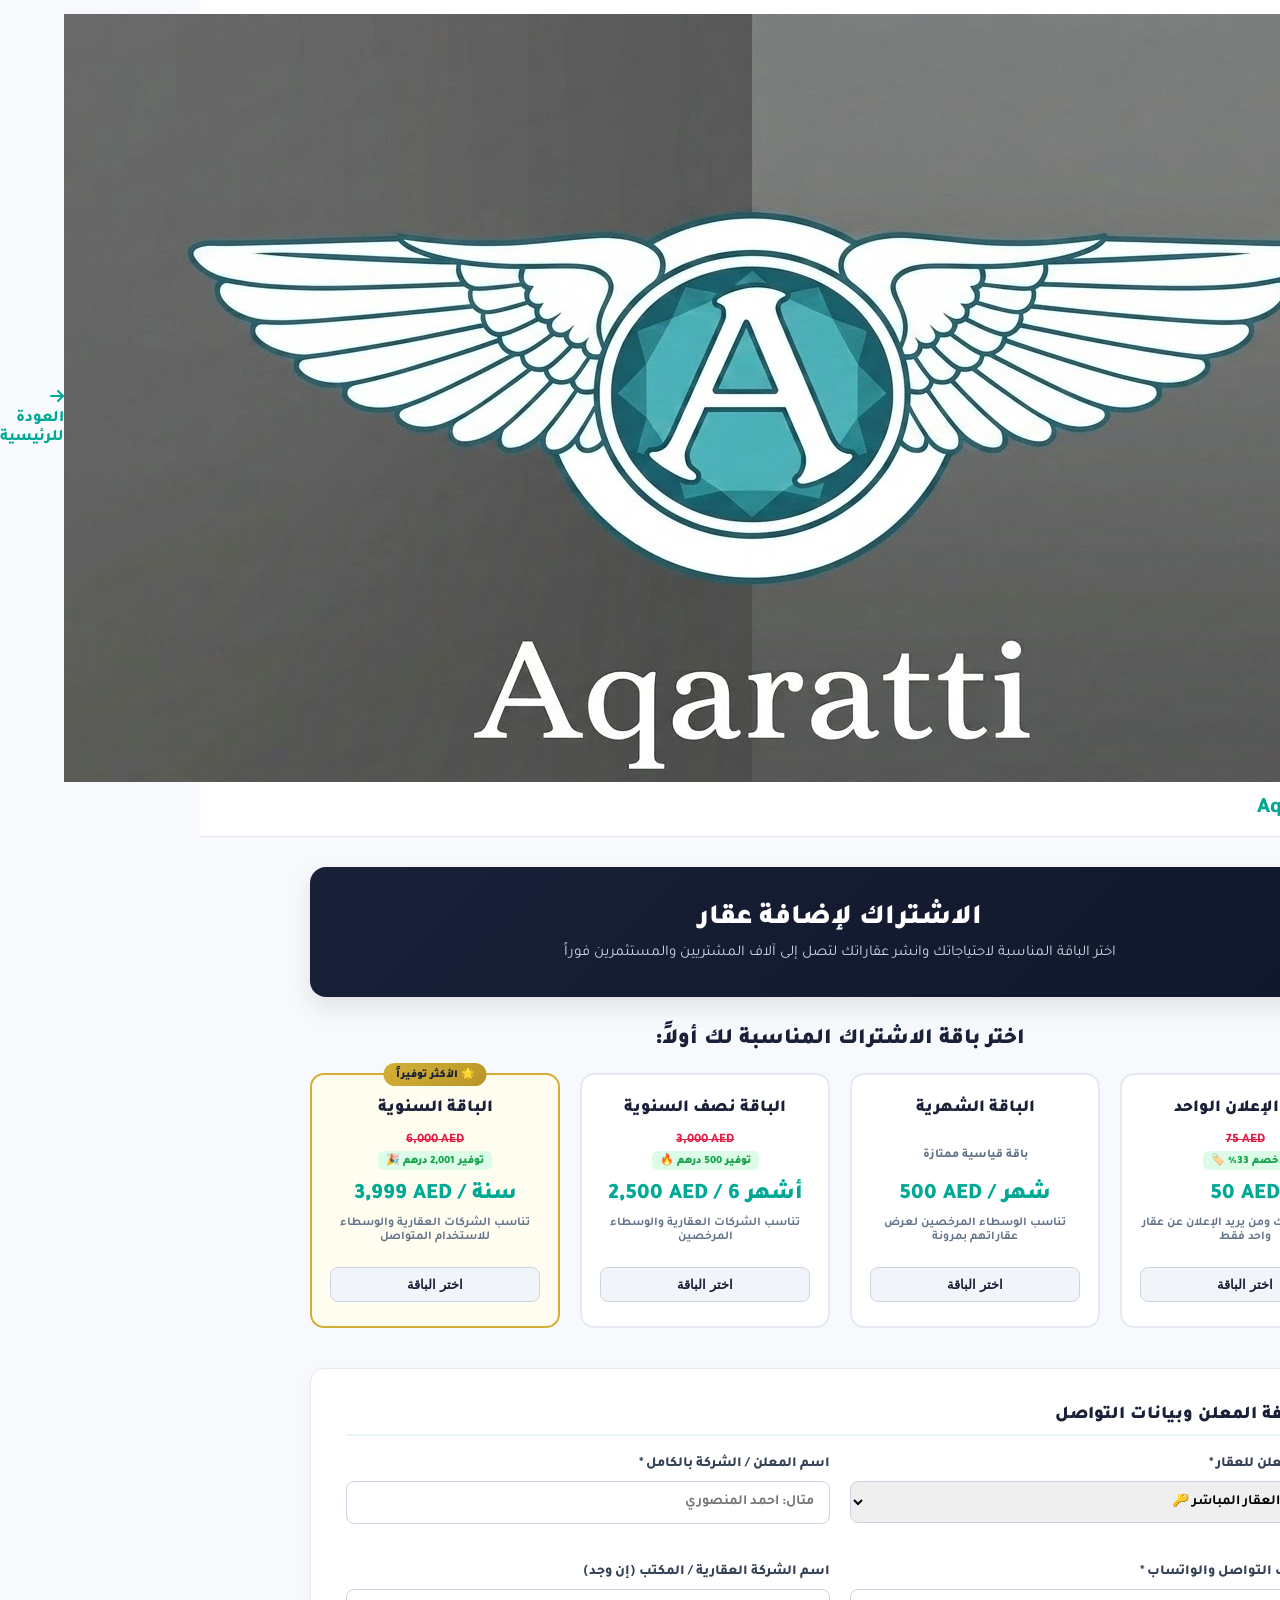
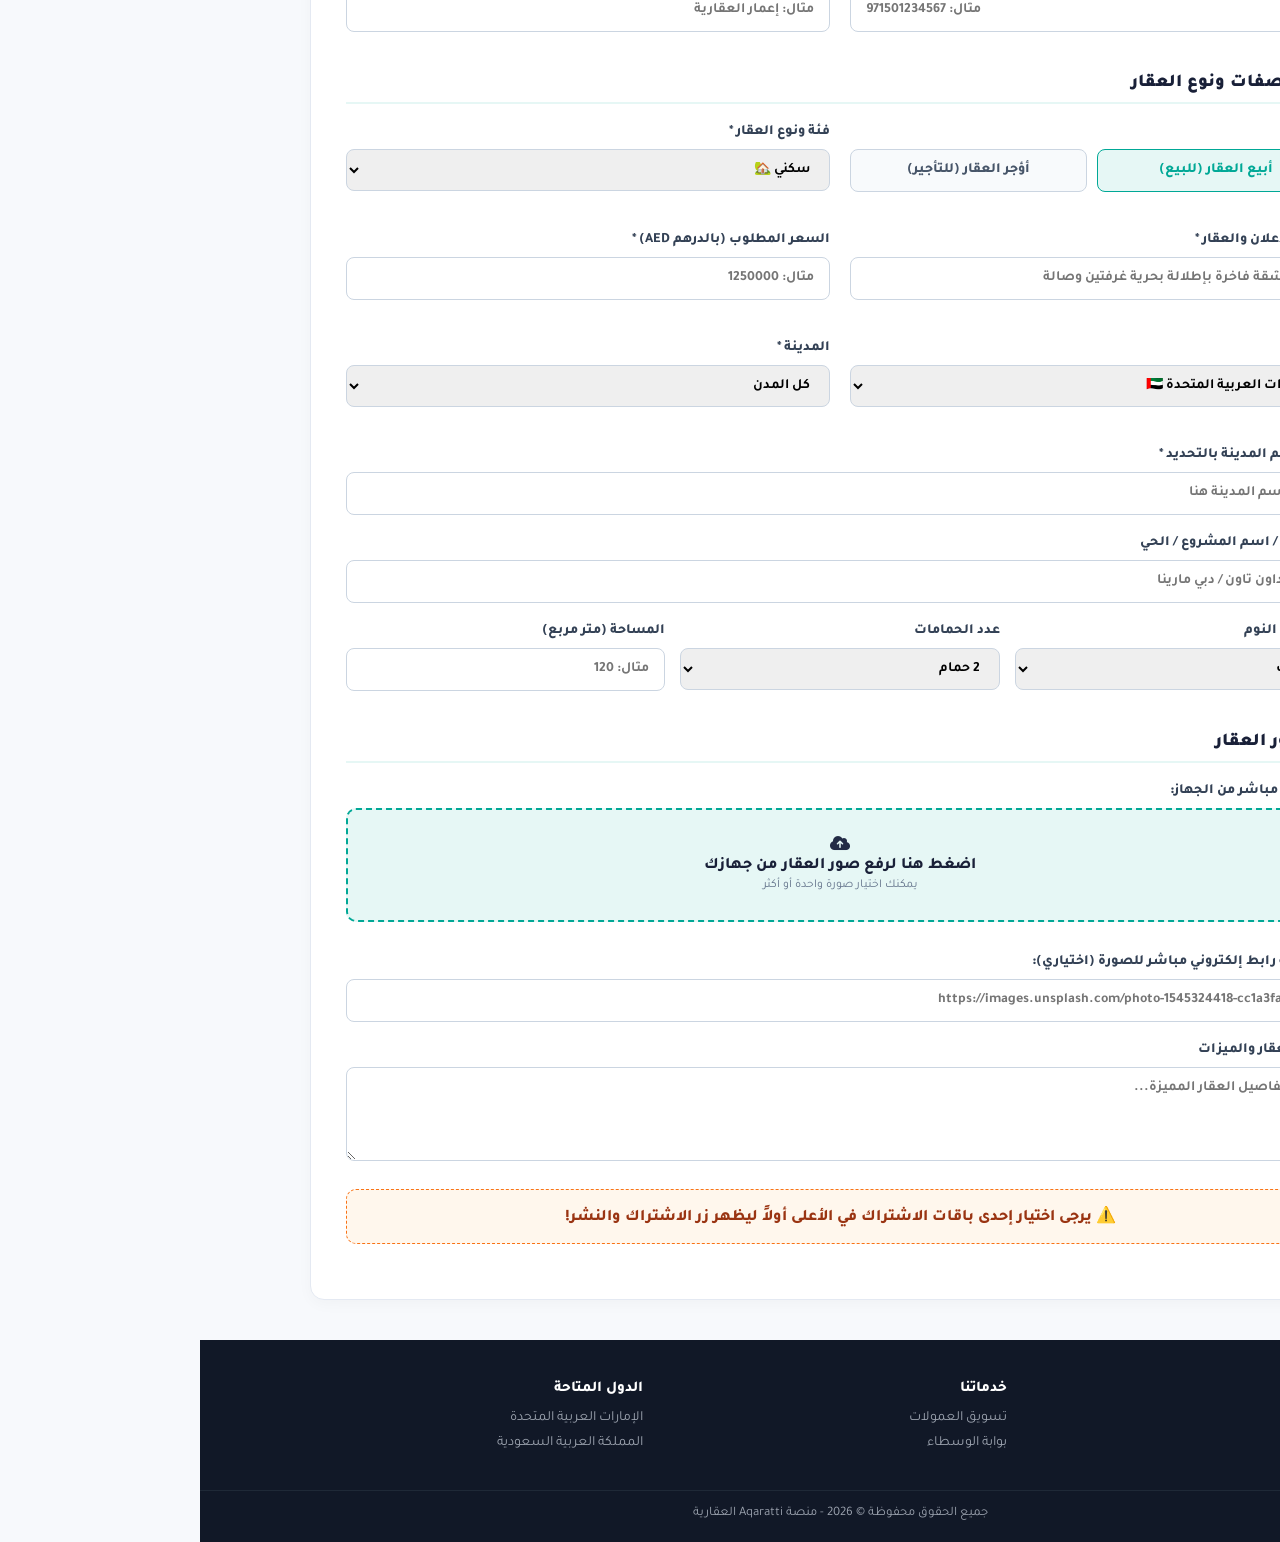
<file: add-property.html>
<!DOCTYPE html>
<html lang="ar" dir="rtl">
<head>
  <meta charset="UTF-8">
  <meta name="viewport" content="width=device-width, initial-scale=1.0">
  <title>الاشتراك لإضافة عقار | Aqaratti</title>

  <link rel="stylesheet" href="https://cdnjs.cloudflare.com/ajax/libs/font-awesome/6.4.0/css/all.min.css">
  <link href="https://fonts.googleapis.com/css2?family=Tajawal:wght@400;500;700;800;900&display=swap" rel="stylesheet">

  <style>
    :root {
      --primary-turquoise: #00a896;
      --primary-turquoise-hover: #008072;
      --turquoise-light: #e6f7f5;
      --accent-gold: #d4af37;
      --gold-bg-light: #fffdf0;
      --dubizzle-navy: #192038;
      --dubizzle-bg: #f7f9fc;
      --dubizzle-border: #e4e9f2;
      --text-dark: #222b45;
      --text-muted: #64748b;
      --discount-red: #e11d48;
      --savings-green: #16a34a;
    }

    * { box-sizing: border-box; margin: 0; padding: 0; }
    body { font-family: 'Tajawal', sans-serif; background-color: var(--dubizzle-bg); color: var(--text-dark); }

    .navbar {
      background: #ffffff;
      padding: 14px 40px;
      border-bottom: 1px solid var(--dubizzle-border);
      display: flex;
      justify-content: space-between;
      align-items: center;
      position: sticky;
      top: 0;
      z-index: 100;
    }

    .brand-logo { font-size: 22px; font-weight: 900; color: var(--primary-turquoise); text-decoration: none; }

    .main-container { max-width: 1100px; margin: 30px auto; padding: 0 20px; }

    .hero-banner {
      background: linear-gradient(135deg, var(--dubizzle-navy), #0f172a);
      color: white;
      padding: 35px 30px;
      border-radius: 16px;
      margin-bottom: 30px;
      text-align: center;
      box-shadow: 0 10px 25px rgba(0,0,0,0.1);
    }

    .hero-banner h1 { font-size: 28px; font-weight: 900; margin-bottom: 8px; }
    .hero-banner p { font-size: 15px; color: #cbd5e1; }

    .pricing-section-title {
      text-align: center;
      font-size: 22px;
      font-weight: 900;
      color: var(--dubizzle-navy);
      margin-bottom: 20px;
    }

    .pricing-grid {
      display: grid;
      grid-template-columns: repeat(auto-fit, minmax(230px, 1fr));
      gap: 20px;
      margin-bottom: 40px;
    }

    .pricing-card {
      background: #ffffff;
      border: 2px solid var(--dubizzle-border);
      border-radius: 14px;
      padding: 24px 18px;
      text-align: center;
      position: relative;
      transition: all 0.3s ease;
      cursor: pointer;
      display: flex;
      flex-direction: column;
      justify-content: space-between;
    }

    .pricing-card.selected {
      border-color: var(--primary-turquoise);
      background-color: var(--turquoise-light);
      box-shadow: 0 8px 20px rgba(0, 168, 150, 0.15);
    }

    .pricing-card.best-value {
      border-color: var(--accent-gold);
      background: var(--gold-bg-light);
    }

    .badge-best {
      position: absolute;
      top: -12px;
      right: 50%;
      transform: translateX(50%);
      background: linear-gradient(135deg, #d4af37, #b89528);
      color: #192038;
      padding: 4px 12px;
      border-radius: 20px;
      font-size: 11px;
      font-weight: 900;
      white-space: nowrap;
    }

    .plan-name { font-size: 17px; font-weight: 900; color: var(--dubizzle-navy); margin-bottom: 8px; }
    
    .price-details-wrapper { min-height: 55px; display: flex; flex-direction: column; justify-content: center; align-items: center; }

    .old-price-box {
      font-size: 13px;
      color: var(--discount-red);
      text-decoration: line-through;
      font-weight: 800;
      margin-bottom: 2px;
      direction: ltr;
    }

    .save-badge {
      display: inline-block;
      background: #dcfce7;
      color: var(--savings-green);
      font-size: 11px;
      font-weight: 900;
      padding: 2px 8px;
      border-radius: 6px;
      margin-bottom: 6px;
    }

    .plan-price { 
      font-size: 22px; 
      font-weight: 900; 
      color: var(--primary-turquoise); 
      margin-bottom: 8px; 
      direction: ltr; 
      display: inline-block; 
    }

    .plan-target { font-size: 12px; font-weight: 700; color: var(--text-muted); min-height: 36px; margin-bottom: 15px; }

    .btn-select-plan {
      width: 100%;
      background: #f1f5f9;
      color: var(--dubizzle-navy);
      border: 1px solid #cbd5e1;
      padding: 9px;
      border-radius: 8px;
      font-weight: 800;
      font-size: 13px;
      cursor: pointer;
    }

    .pricing-card.selected .btn-select-plan {
      background: var(--primary-turquoise);
      color: white;
      border-color: var(--primary-turquoise);
    }

    .form-card {
      background: #ffffff;
      border-radius: 14px;
      border: 1px solid var(--dubizzle-border);
      padding: 35px;
      box-shadow: 0 4px 15px rgba(0,0,0,0.03);
      margin-bottom: 40px;
    }

    .form-section-title {
      font-size: 18px;
      font-weight: 900;
      color: var(--dubizzle-navy);
      margin-bottom: 20px;
      padding-bottom: 8px;
      border-bottom: 2px solid var(--turquoise-light);
      display: flex;
      align-items: center;
      gap: 10px;
    }

    .form-section-title i { color: var(--primary-turquoise); }

    .grid-2 { display: grid; grid-template-columns: 1fr 1fr; gap: 20px; margin-bottom: 20px; }
    .grid-3 { display: grid; grid-template-columns: repeat(auto-fit, minmax(180px, 1fr)); gap: 15px; margin-bottom: 20px; }

    @media (max-width: 768px) { .grid-2 { grid-template-columns: 1fr; } }

    .form-group { margin-bottom: 20px; }
    .form-group label { display: block; font-size: 14px; font-weight: 800; margin-bottom: 8px; color: #334155; }
    .form-group input, .form-group select, .form-group textarea {
      width: 100%;
      padding: 12px 15px;
      border: 1px solid #cbd5e1;
      border-radius: 8px;
      font-size: 14px;
      font-family: 'Tajawal', sans-serif;
      font-weight: 700;
      outline: none;
    }

    .type-btn-group { display: flex; gap: 10px; }
    .type-btn {
      flex: 1;
      padding: 12px;
      background: #f8fafc;
      border: 1px solid #cbd5e1;
      border-radius: 8px;
      font-weight: 800;
      font-size: 14px;
      cursor: pointer;
      text-align: center;
      color: #475569;
    }

    .type-btn.active {
      background: var(--turquoise-light);
      border-color: var(--primary-turquoise);
      color: var(--primary-turquoise);
    }

    .file-upload-box {
      border: 2px dashed var(--primary-turquoise);
      background-color: var(--turquoise-light);
      padding: 25px;
      text-align: center;
      border-radius: 10px;
      cursor: pointer;
      margin-bottom: 12px;
    }

    .image-preview-container { display: flex; gap: 10px; flex-wrap: wrap; margin-top: 10px; }
    .image-preview-item { width: 90px; height: 90px; border-radius: 8px; object-fit: cover; border: 1px solid #cbd5e1; }

    .payment-notice-box {
      background: #fff7ed;
      border: 1px dashed #f97316;
      padding: 15px;
      border-radius: 10px;
      text-align: center;
      color: #9a3412;
      font-weight: 800;
      margin-bottom: 20px;
    }

    .btn-submit {
      width: 100%;
      background: var(--primary-turquoise);
      color: white;
      border: none;
      padding: 16px;
      border-radius: 10px;
      font-size: 18px;
      font-weight: 900;
      cursor: pointer;
      transition: background 0.3s ease;
    }

    .btn-submit:hover {
      background: var(--primary-turquoise-hover);
    }

    footer {
      background: #111827;
      color: #9ca3af;
      padding: 40px 0 20px 0;
      font-size: 14px;
    }

    .footer-grid {
      max-width: 1100px;
      margin: 0 auto;
      display: grid;
      grid-template-columns: repeat(auto-fit, minmax(200px, 1fr));
      gap: 30px;
      padding: 0 20px;
      margin-bottom: 30px;
    }

    .footer-col h4 { color: #ffffff; font-size: 15px; margin-bottom: 12px; font-weight: 800; }
    .footer-col ul { list-style: none; }
    .footer-col ul li { margin-bottom: 8px; }
    .footer-col ul li a { color: #9ca3af; text-decoration: none; }
  </style>
</head>
<body>

    <nav class="navbar">
    <a href="index.html" class="brand-logo"><img src="icons/logo.jpeg" alt="عقاراتي" class="site-logo"> عقاراتي │ Aqaratti</a>
    <a href="index.html" style="text-decoration:none; font-weight:800; color:var(--primary-turquoise);"><i class="fas fa-arrow-right"></i> العودة للرئيسية</a>
  </nav>

  <div class="main-container">
    
    <div class="hero-banner">
      <h1>الاشتراك لإضافة عقار</h1>
      <p>اختر الباقة المناسبة لاحتياجاتك وانشر عقاراتك لتصل إلى آلاف المشتريين والمستثمرين فوراً</p>
    </div>

    <h2 class="pricing-section-title">اختر باقة الاشتراك المناسبة لك أولاً:</h2>
    <div class="pricing-grid">
      
      <div class="pricing-card" onclick="selectPlan('single', '50 AED / إعلان', this)">
        <div class="plan-name">باقة الإعلان الواحد</div>
        <div class="price-details-wrapper">
          <div class="old-price-box">75 AED</div>
          <div class="save-badge">خصم 33% 🏷️</div>
        </div>
        <div class="plan-price">50 AED</div>
        <div class="plan-target">تناسب الملاك ومن يريد الإعلان عن عقار واحد فقط</div>
        <button type="button" class="btn-select-plan">اختر الباقة</button>
      </div>

      <div class="pricing-card" onclick="selectPlan('monthly', '500 AED / شهر', this)">
        <div class="plan-name">الباقة الشهرية</div>
        <div class="price-details-wrapper">
          <span style="font-size:12px; color:#64748b; font-weight:800;">باقة قياسية ممتازة</span>
        </div>
        <div class="plan-price">500 AED / شهر</div>
        <div class="plan-target">تناسب الوسطاء المرخصين لعرض عقاراتهم بمرونة</div>
        <button type="button" class="btn-select-plan">اختر الباقة</button>
      </div>

      <div class="pricing-card" onclick="selectPlan('semi', '2,500 AED / 6 أشهر', this)">
        <div class="plan-name">الباقة نصف السنوية</div>
        <div class="price-details-wrapper">
          <div class="old-price-box">3,000 AED</div>
          <div class="save-badge">توفير 500 درهم 🔥</div>
        </div>
        <div class="plan-price">2,500 AED / 6 أشهر</div>
        <div class="plan-target">تناسب الشركات العقارية والوسطاء المرخصين</div>
        <button type="button" class="btn-select-plan">اختر الباقة</button>
      </div>

      <div class="pricing-card best-value" onclick="selectPlan('yearly', '3,999 AED / سنة', this)">
        <div class="badge-best">🌟 الأكثر توفيراً</div>
        <div class="plan-name">الباقة السنوية</div>
        <div class="price-details-wrapper">
          <div class="old-price-box">6,000 AED</div>
          <div class="save-badge">توفير 2,001 درهم 🎉</div>
        </div>
        <div class="plan-price">3,999 AED / سنة</div>
        <div class="plan-target">تناسب الشركات العقارية والوسطاء للاستخدام المتواصل</div>
        <button type="button" class="btn-select-plan">اختر الباقة</button>
      </div>

    </div>

    <div class="form-card">
      <form id="addPropertyForm" onsubmit="handlePropertySubmit(event)">
        
        <div class="form-section-title">
          <i class="fas fa-user-tag"></i> صفة المعلن وبيانات التواصل
        </div>

        <div class="grid-2">
          <div class="form-group">
            <label>صفة المعلن للعقار *</label>
            <select id="brokerRoleInput" required>
              <option value="مالك مباشر">مالك العقار المباشر 🔑</option>
              <option value="وسيط معتمد">وسيط عقاري مرخص 🌟</option>
              <option value="شركة تطوير">شركة عقارية / تطوير 🏢</option>
            </select>
          </div>

          <div class="form-group">
            <label>اسم المعلن / الشركة بالكامل *</label>
            <input type="text" id="brokerNameInput" required placeholder="مثال: أحمد المنصوري">
          </div>
        </div>

        <div class="grid-2">
          <div class="form-group">
            <label>رقم هاتف التواصل والواتساب *</label>
            <input type="tel" id="brokerPhoneInput" required placeholder="مثال: 971501234567">
          </div>
          <div class="form-group">
            <label>اسم الشركة العقارية / المكتب (إن وجد)</label>
            <input type="text" id="brokerAgencyInput" placeholder="مثال: إعمار العقارية">
          </div>
        </div>

        <div class="form-section-title" style="margin-top: 15px;">
          <i class="fas fa-building"></i> مواصفات ونوع العقار
        </div>

        <div class="grid-2">
          <div class="form-group">
            <label>أريد أن:</label>
            <div class="type-btn-group">
              <div class="type-btn active" onclick="selectType('sale', this)">أبيع العقار (للبيع)</div>
              <div class="type-btn" onclick="selectType('rent', this)">أؤجر العقار (للتأجير)</div>
            </div>
          </div>

          <div class="form-group">
            <label>فئة ونوع العقار *</label>
            <select id="propertyCategoryInput" required>
              <option value="سكني">سكني 🏡</option>
              <option value="تجاري">تجاري 🏢</option>
              <option value="شقق فندقية">شقق فندقية 🏨</option>
              <option value="ستوديو">استوديو 🛋️</option>
            </select>
          </div>
        </div>

        <div class="grid-2">
          <div class="form-group">
            <label>عنوان الإعلان والعقار *</label>
            <input type="text" id="titleInput" required placeholder="مثال: شقة فاخرة بإطلالة بحرية غرفتين وصالة">
          </div>
          <div class="form-group">
            <label>السعر المطلوب (بالدرهم AED) *</label>
            <input type="number" id="priceInput" required placeholder="مثال: 1250000">
          </div>
        </div>

        <div class="grid-2">
          <div class="form-group">
            <label>الدولة *</label>
            <select id="countryInput" required onchange="updateCities()">
              <option value="الإمارات العربية المتحدة">الإمارات العربية المتحدة 🇦🇪</option>
              <option value="المملكة العربية السعودية">المملكة العربية السعودية 🇸🇦</option>
              <option value="جمهورية مصر العربية">جمهورية مصر العربية 🇪🇬</option>
              <option value="تركيا">تركيا 🇹🇷</option>
              <option value="قطر">قطر 🇶🇦</option>
              <option value="سلطنة عمان">سلطنة عمان 🇴🇲</option>
              <option value="المملكة المتحدة">المملكة المتحدة 🇬🇧</option>
              <option value="الولايات المتحدة الأمريكية">الولايات المتحدة الأمريكية 🇺🇸</option>
              <option value="فرنسا">فرنسا 🇫🇷</option>
              <option value="إسبانيا">إسبانيا 🇪🇸</option>
              <option value="قبرص">قبرص 🇨🇾</option>
              <option value="اليونان">اليونان 🇬🇷</option>
            </select>
          </div>
          <div class="form-group">
            <label>المدينة *</label>
            <select id="cityInput" required onchange="handleCityChange(this.value)"></select>
          </div>
        </div>

        <div class="form-group" id="customCityGroup" style="display: none;">
          <label>اكتب اسم المدينة بالتحديد *</label>
          <input type="text" id="customCityInput" placeholder="أدخل اسم المدينة هنا">
        </div>

        <div class="form-group">
          <label>المنطقة / اسم المشروع / الحي</label>
          <input type="text" id="areaInput" placeholder="مثال: داون تاون / دبي مارينا">
        </div>

        <div class="grid-3">
          <div class="form-group">
            <label>عدد غرف النوم</label>
            <select id="bedsInput">
              <option value="استوديو">استوديو</option>
              <option value="1">1 غرف</option>
              <option value="2" selected>2 غرف</option>
              <option value="3">3 غرف</option>
              <option value="4">4+ غرف</option>
            </select>
          </div>
          <div class="form-group">
            <label>عدد الحمامات</label>
            <select id="bathsInput">
              <option value="1">1 حمام</option>
              <option value="2" selected>2 حمام</option>
              <option value="3">3+ حمام</option>
            </select>
          </div>
          <div class="form-group">
            <label>المساحة (متر مربع)</label>
            <input type="number" id="sizeInput" placeholder="مثال: 120">
          </div>
        </div>

        <div class="form-section-title" style="margin-top: 15px;">
          <i class="fas fa-camera"></i> صور العقار
        </div>

        <div class="form-group">
          <label>رفع صور مباشر من الجهاز:</label>
          <div class="file-upload-box" onclick="document.getElementById('fileImageInput').click()">
            <i class="fas fa-cloud-upload-alt"></i>
            <p style="font-weight: 800; color: var(--dubizzle-navy);">اضغط هنا لرفع صور العقار من جهازك</p>
            <span style="font-size: 12px; color: var(--text-muted);">يمكنك اختيار صورة واحدة أو أكثر</span>
            <input type="file" id="fileImageInput" accept="image/*" multiple style="display: none;" onchange="previewUploadedImages(event)">
          </div>
          <div id="imagePreviewContainer" class="image-preview-container"></div>
        </div>

        <div class="form-group">
          <label>أو إضافة رابط إلكتروني مباشر للصورة (اختياري):</label>
          <input type="url" id="imageLinkInput" placeholder="https://images.unsplash.com/photo-1545324418-cc1a3fa10c00">
        </div>

        <div class="form-group">
          <label>وصف العقار والميزات</label>
          <textarea id="descInput" rows="4" placeholder="اكتب تفاصيل العقار المميزة..."></textarea>
        </div>

        <div id="paymentArea">
          <div class="payment-notice-box" id="paymentNotice">
            ⚠️ يرجى اختيار إحدى باقات الاشتراك في الأعلى أولاً ليظهر زر الاشتراك والنشر!
          </div>
          
          <button type="submit" id="submitBtn" class="btn-submit" style="display: none;">
            <i class="fas fa-check-circle"></i> الاشتراك الآن ونشر العقار (<span id="selectedPriceText"></span>)
          </button>
        </div>

      </form>
    </div>

  </div>

  <footer>
    <div class="footer-grid">
      <div class="footer-col">
        <h4>عن عقاراتي</h4>
        <ul>
          <li><a href="index.html">الرئيسية</a></li>
          <li><a href="#">من نحن</a></li>
        </ul>
      </div>
      <div class="footer-col">
        <h4>خدماتنا</h4>
        <ul>
          <li><a href="#">تسويق العمولات</a></li>
          <li><a href="#">بوابة الوسطاء</a></li>
        </ul>
      </div>
      <div class="footer-col">
        <h4>الدول المتاحة</h4>
        <ul>
          <li>الإمارات العربية المتحدة</li>
          <li>المملكة العربية السعودية</li>
        </ul>
      </div>
    </div>
    <div style="text-align:center; font-size:13px; border-top:1px solid #1f2937; padding-top:15px;">
      جميع الحقوق محفوظة © 2026 - منصة Aqaratti العقارية
    </div>
  </footer>

  <script>
    let dealType = 'sale';
    let selectedPlanCode = '';
    let selectedPlanPrice = '';
    let uploadedImagesList = [];

    const countryCities = {
      "الإمارات العربية المتحدة": ["كل المدن", "دبي", "أبوظبي", "الشارقة", "عجمان", "رأس الخيمة"],
      "المملكة العربية السعودية": ["كل المدن", "مكة المكرمة", "المدينة المنورة", "الرياض", "جدة", "الخبر"],
      "جمهورية مصر العربية": ["كل المدن", "القاهرة الجديدة", "العاصمة الإدارية", "الشيخ زايد", "الإسكندرية"],
      "تركيا": ["كل المدن", "إسطنبول", "أنطاليا", "بورصة"],
      "قطر": ["كل المدن", "الدوحة", "اللؤلؤة", "لوسيل"],
      "سلطنة عمان": ["كل المدن", "مسقط", "صلالة"],
      "المملكة المتحدة": ["كل المدن", "لندن", "مانشستر"],
      "الولايات المتحدة الأمريكية": ["كل المدن", "نيويورك", "ميامي"],
      "فرنسا": ["كل المدن", "باريس", "كان"],
      "إسبانيا": ["كل المدن", "مدريد", "برشلونة"],
      "قبرص": ["كل المدن", "ليماسول", "لارنكا"],
      "اليونان": ["كل المدن", "أثينا", "سانتوريني"]
    };

    function selectPlan(planCode, priceText, cardEl) {
      selectedPlanCode = planCode;
      selectedPlanPrice = priceText;

      document.querySelectorAll('.pricing-card').forEach(card => card.classList.remove('selected'));
      cardEl.classList.add('selected');

      document.getElementById('paymentNotice').style.display = 'none';
      const submitBtn = document.getElementById('submitBtn');
      submitBtn.style.display = 'block';
      document.getElementById('selectedPriceText').innerText = priceText;
    }

    function selectType(type, el) {
      dealType = type;
      document.querySelectorAll('.type-btn').forEach(btn => btn.classList.remove('active'));
      el.classList.add('active');
    }

    function updateCities() {
      const country = document.getElementById('countryInput').value;
      const citySelect = document.getElementById('cityInput');
      citySelect.innerHTML = "";

      const cities = countryCities[country] || ["كل المدن"];
      cities.forEach(city => {
        const option = document.createElement('option');
        option.value = city;
        option.textContent = city;
        citySelect.appendChild(option);
      });

      handleCityChange(citySelect.value);
    }

    function handleCityChange(selectedCity) {
      const customCityGroup = document.getElementById('customCityGroup');
      const customCityInput = document.getElementById('customCityInput');

      if (selectedCity === 'كل المدن') {
        customCityGroup.style.display = 'block';
        customCityInput.required = true;
      } else {
        customCityGroup.style.display = 'none';
        customCityInput.required = false;
        customCityInput.value = '';
      }
    }

    function previewUploadedImages(e) {
      const files = e.target.files;
      const previewContainer = document.getElementById('imagePreviewContainer');
      previewContainer.innerHTML = "";
      uploadedImagesList = [];

      Array.from(files).forEach(file => {
        const reader = new FileReader();
        reader.onload = function(evt) {
          uploadedImagesList.push(evt.target.result);
          const img = document.createElement('img');
          img.src = evt.target.result;
          img.className = 'image-preview-item';
          previewContainer.appendChild(img);
        };
        reader.readAsDataURL(file);
      });
    }

    function handlePropertySubmit(e) {
      e.preventDefault();

      if (!selectedPlanCode) {
        alert('يرجى اختيار باقة الاشتراك أولاً!');
        return;
      }

      let selectedCity = document.getElementById('cityInput').value;
      if (selectedCity === 'كل المدن') {
        const customValue = document.getElementById('customCityInput').value.trim();
        if (customValue) selectedCity = customValue;
      }

      let finalImg = 'https://images.unsplash.com/photo-1545324418-cc1a3fa10c00?q=80&w=800';
      if (uploadedImagesList.length > 0) {
        finalImg = uploadedImagesList[0];
      } else if (document.getElementById('imageLinkInput').value) {
        finalImg = document.getElementById('imageLinkInput').value;
      }

      const role = document.getElementById('brokerRoleInput').value;
      const category = document.getElementById('propertyCategoryInput').value;

      alert(`💳 جاري تحويلك لصفحة الدفع الآمن لمبلغ (${selectedPlanPrice})...\n\nتم تأكيد تفاصيل العقار (${category}) بصفتك (${role}) وسوف ينشر الإعلان فور إتمام العملية بنجاح! 🎉`);
      
      window.location.href = "index.html";
    }

    document.addEventListener('DOMContentLoaded', () => {
      updateCities();
    });
  </script>

</body>
</html>
</file>
